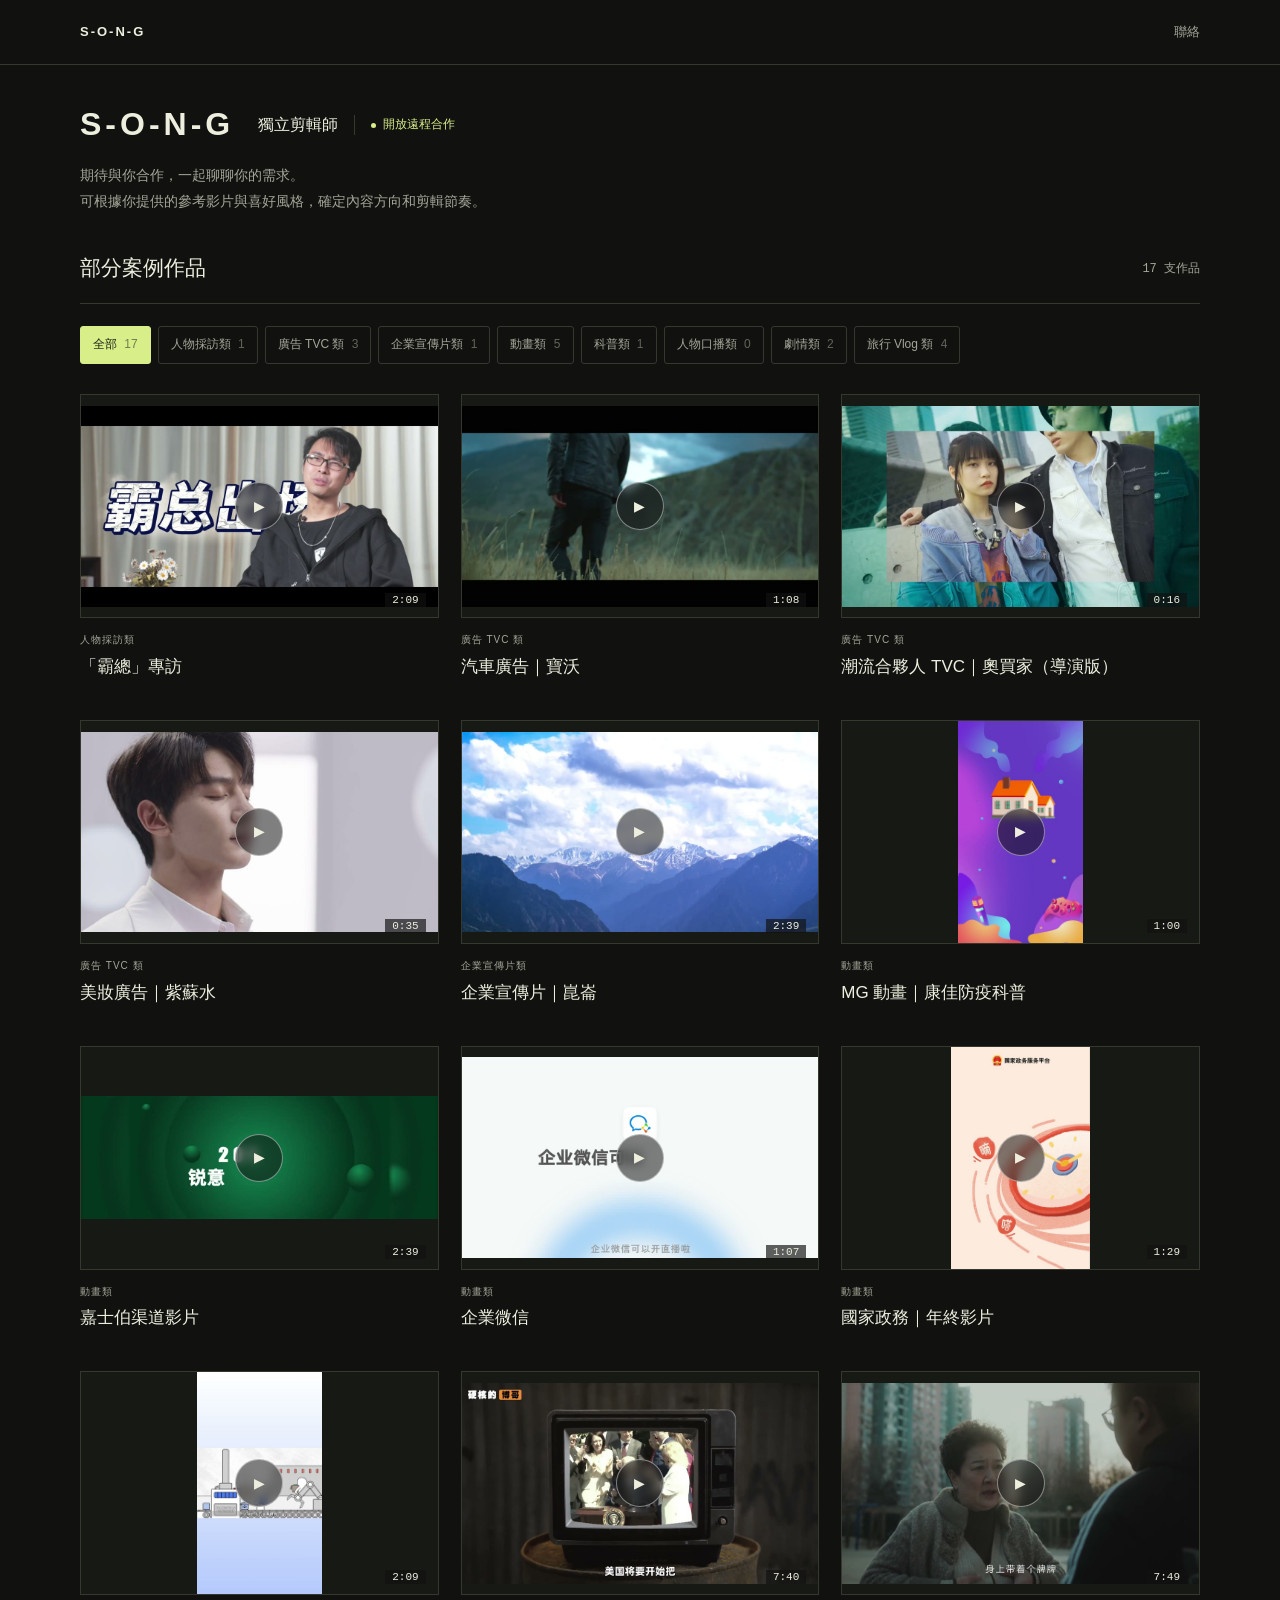
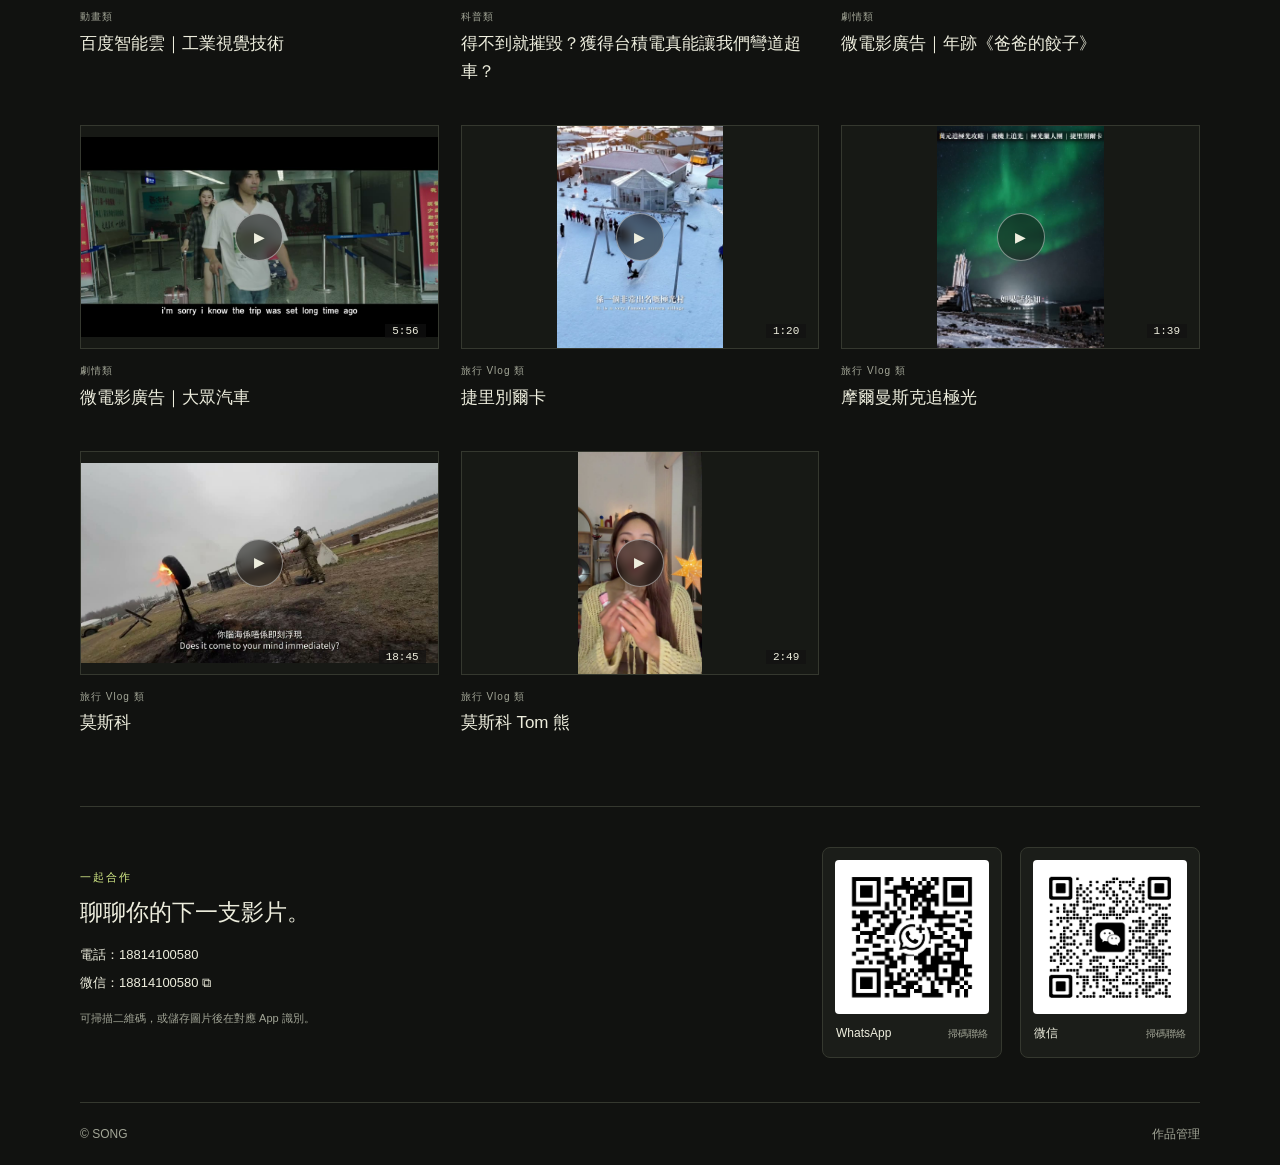
<file: index.html>
<!doctype html><html lang="zh-Hant"><head><meta charset="utf-8"><meta name="viewport" content="width=device-width,initial-scale=1"><meta name="description" content="SONG 獨立剪輯師作品案例：人物採訪、廣告 TVC、企業宣傳片、動畫、科普、人物口播、劇情、旅行 Vlog。"><meta name="theme-color" content="#111210"><title>SONG｜作品案例</title><link rel="stylesheet" href="./styles.css"></head><body><header><nav class="wrap"><a href="./" class="small-brand">S-O-N-G</a><div class="links"><a href="#contact">聯絡</a></div></nav></header>
<main id="public"><section class="hero wrap"><div class="hero-heading"><h1 id="headline">S-O-N-G</h1><div class="editor-role">獨立剪輯師 <span>開放遠程合作</span></div></div><p class="collaboration">期待與你合作，一起聊聊你的需求。<br>可根據你提供的參考影片與喜好風格，確定內容方向和剪輯節奏。</p></section><section id="works" class="wrap"><div class="section-head"><h2>部分案例作品</h2><span id="count" class="count">0 支作品</span></div><div id="filters" class="filters" role="group" aria-label="作品分類"></div><div class="grid" id="grid" aria-live="polite"></div></section><section id="contact" class="wrap contact"><div class="contact-details"><div class="contact-kicker">一起合作</div><h2>聊聊你的下一支影片。</h2><div class="contact-actions" id="contactActions"></div><p class="hint">可掃描二維碼，或儲存圖片後在對應 App 識別。</p></div><div class="qr-grid"><figure class="qr-card"><div class="qr-paper"><div class="qr-window whatsapp"><img src="./whatsapp-qr.png" alt="WhatsApp 聯絡二維碼" loading="lazy"></div></div><figcaption><strong>WhatsApp</strong><span>掃碼聯絡</span></figcaption></figure><figure class="qr-card"><div class="qr-paper"><div class="qr-window wechat"><img src="./wechat-qr.jpg" alt="微信 聯絡二維碼" loading="lazy"></div></div><figcaption><strong>微信</strong><span>掃碼聯絡</span></figcaption></figure></div></section></main>
<footer class="wrap"><span id="copyright">© SONG</span><a href="./manage.html">作品管理</a></footer><dialog id="playerDialog" aria-labelledby="playerTitle"><div class="dialog-bar"><h3 id="playerTitle"></h3><button class="close" id="closePlayer" aria-label="關閉影片">×</button></div><video id="player" controls playsinline webkit-playsinline preload="none"></video><p id="playerStatus" class="hint" role="status"></p><p id="playerDescription" class="hint"></p><p id="playError" class="hint danger" role="alert"></p><div class="player-actions"><button class="btn" id="shareWork">複製作品連結</button><a id="openVideo" class="btn" target="_blank" rel="noopener noreferrer">直接開啟影片 ↗</a></div></dialog><div id="toast" class="toast hidden" role="status"></div><script src="./app.js" defer></script></body></html>
</file>
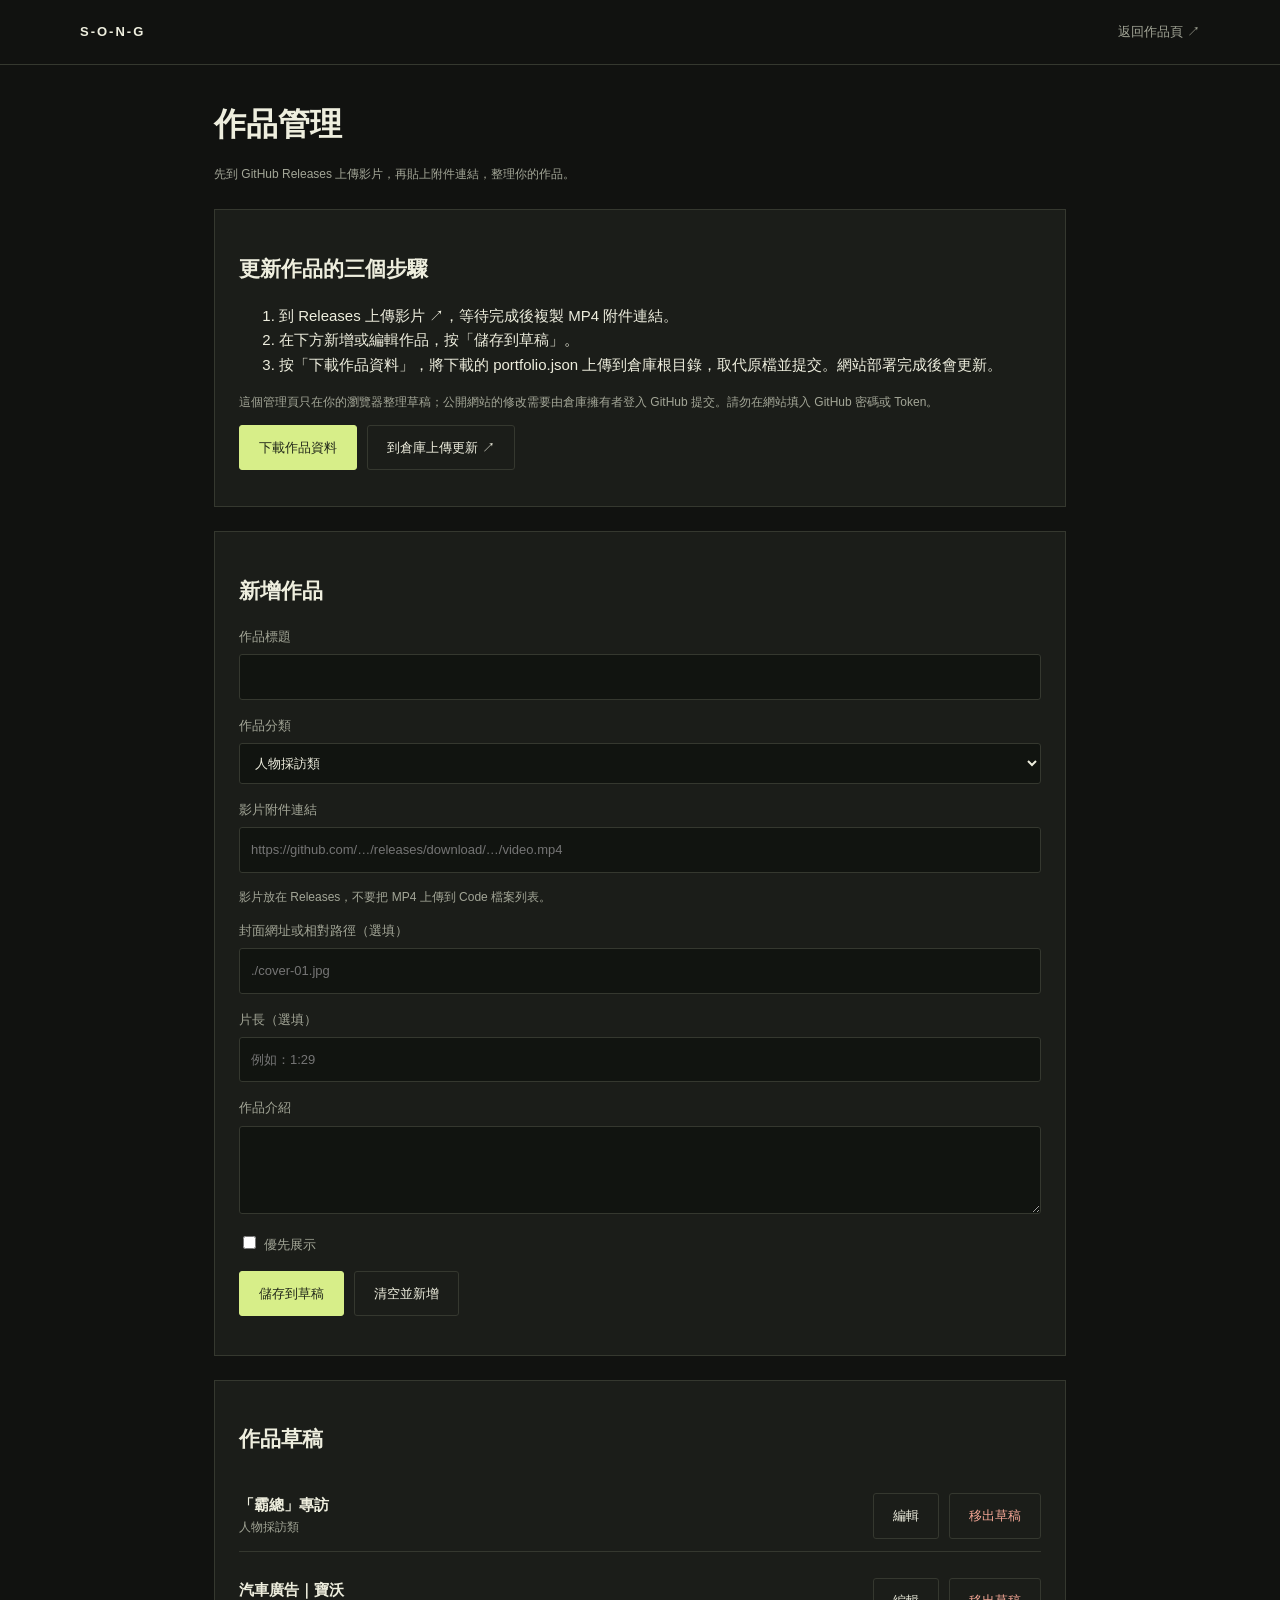
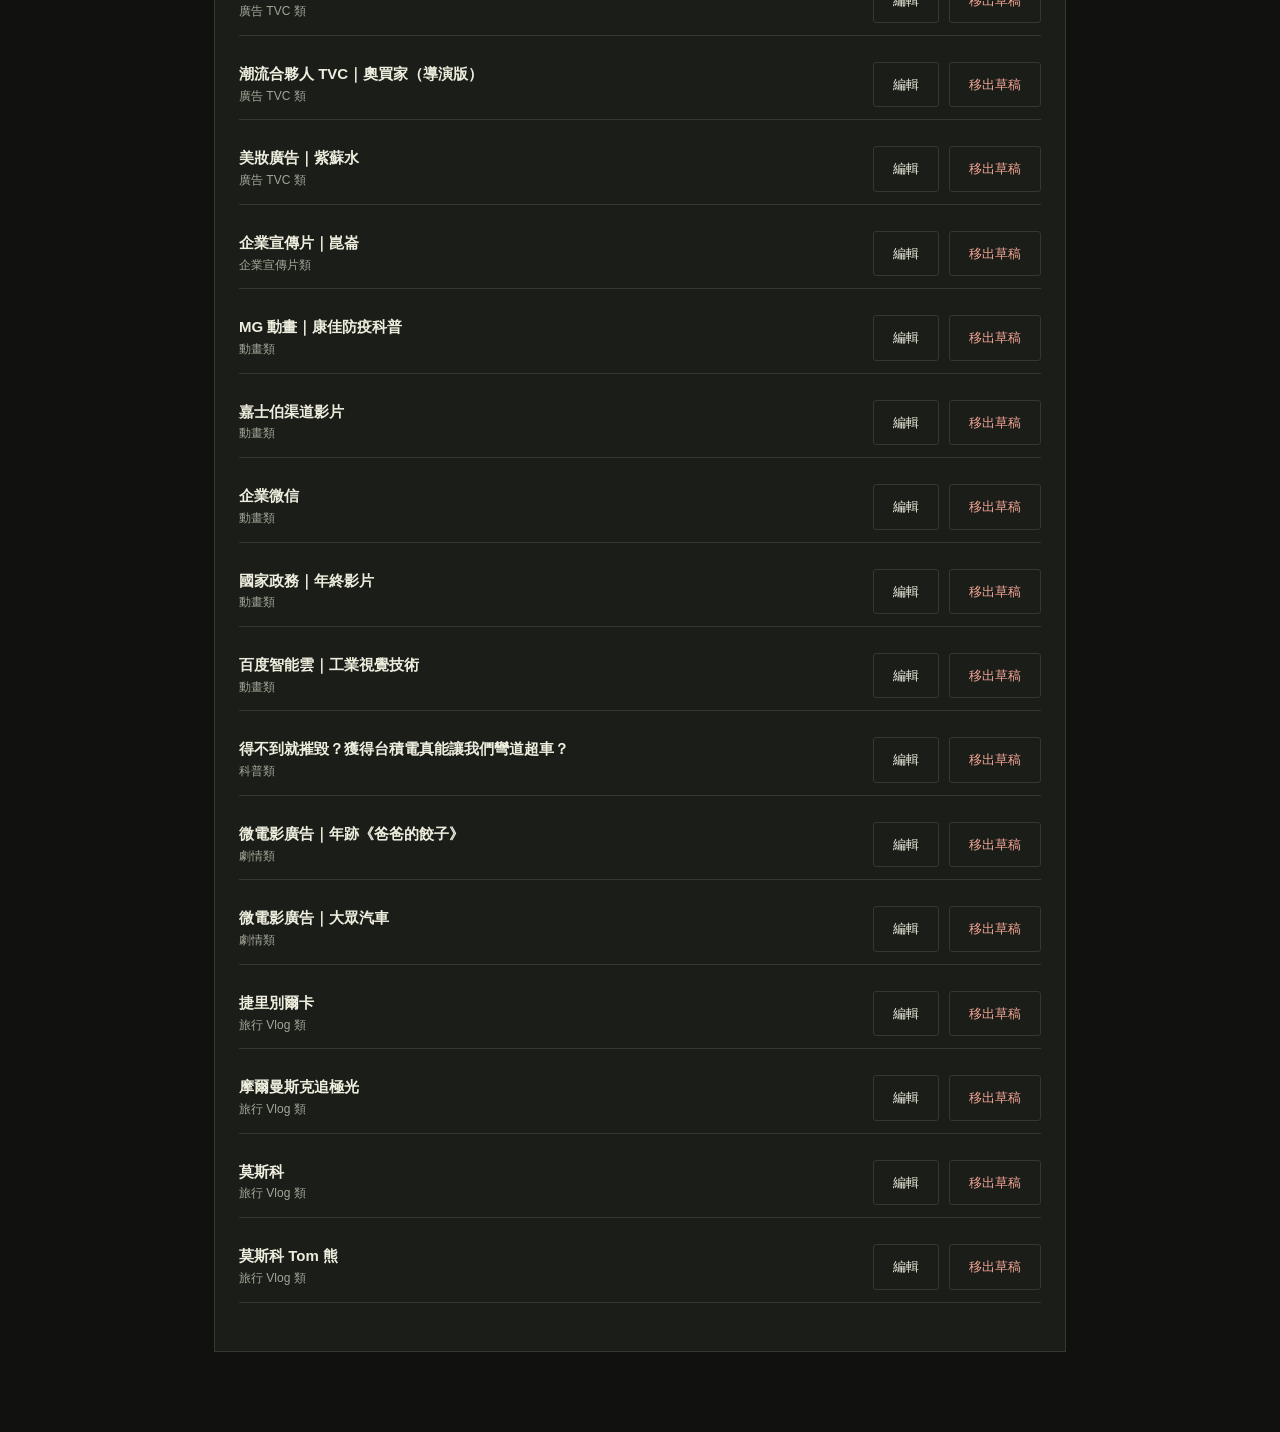
<file: manage.html>
<!doctype html><html lang="zh-Hant"><head><meta charset="utf-8"><meta name="viewport" content="width=device-width,initial-scale=1"><meta name="description" content="SONG 獨立剪輯師作品案例：人物採訪、廣告 TVC、企業宣傳片、動畫、科普、人物口播、劇情、旅行 Vlog。"><meta name="theme-color" content="#111210"><title>SONG｜作品管理</title><link rel="stylesheet" href="./styles.css"></head><body><header><nav class="wrap"><a href="./" class="small-brand">S-O-N-G</a><a href="./">返回作品頁 ↗</a></nav></header><main class="admin-shell"><h1>作品管理</h1><p class="hint">先到 GitHub Releases 上傳影片，再貼上附件連結，整理你的作品。</p><section class="manage-card"><h2>更新作品的三個步驟</h2><ol><li><a id="releaseLink" target="_blank" rel="noopener noreferrer">到 Releases 上傳影片 ↗</a>，等待完成後複製 MP4 附件連結。</li><li>在下方新增或編輯作品，按「儲存到草稿」。</li><li>按「下載作品資料」，將下載的 portfolio.json 上傳到倉庫根目錄，取代原檔並提交。網站部署完成後會更新。</li></ol><p class="hint">這個管理頁只在你的瀏覽器整理草稿；公開網站的修改需要由倉庫擁有者登入 GitHub 提交。請勿在網站填入 GitHub 密碼或 Token。</p><div class="manage-actions"><button class="btn primary" id="exportData">下載作品資料</button><a class="btn" id="repoLink" target="_blank" rel="noopener noreferrer">到倉庫上傳更新 ↗</a></div><p id="manageStatus" class="hint" role="status"></p></section><form id="workForm" class="manage-card"><h2 id="formHeading">新增作品</h2><input name="id" type="hidden"><label>作品標題<input name="title" maxlength="100" required></label><label>作品分類<select name="category" id="manageCategory"></select></label><label>影片附件連結<input name="videoUrl" type="url" maxlength="2048" placeholder="https://github.com/…/releases/download/…/video.mp4" required></label><p class="hint">影片放在 Releases，不要把 MP4 上傳到 Code 檔案列表。</p><label>封面網址或相對路徑（選填）<input name="cover" maxlength="2048" placeholder="./cover-01.jpg"></label><label>片長（選填）<input name="duration" maxlength="20" placeholder="例如：1:29"></label><label>作品介紹<textarea name="description" maxlength="600" rows="3"></textarea></label><label><input name="featured" type="checkbox">優先展示</label><div class="manage-actions"><button class="btn primary">儲存到草稿</button><button class="btn" type="button" id="newWork">清空並新增</button></div><p id="formError" class="danger" role="alert"></p></form><section class="manage-card"><h2>作品草稿</h2><div class="manage-list" id="manageList"></div></section></main><script src="./manage.js" defer></script></body></html>
</file>
<file: styles.css>
:root{--bg:#111210;--panel:#1b1d19;--line:#35382f;--text:#eeeede;--muted:#a3a697;--accent:#d7ee89}*{box-sizing:border-box}html{scroll-behavior:smooth;scroll-padding-top:90px}body{margin:0;background:var(--bg);color:var(--text);font:15px/1.65 -apple-system,BlinkMacSystemFont,"PingFang TC","Noto Sans TC",sans-serif}a{color:inherit;text-decoration:none}button,input,textarea,select{font:inherit}button,a,input,select,textarea{outline-offset:5px}button{cursor:pointer}button:disabled{cursor:wait;opacity:.55}.wrap{width:min(1280px,calc(100% - 96px));margin:auto}header{position:relative;z-index:2;border-bottom:1px solid var(--line)}nav{height:90px;display:flex;align-items:center;justify-content:space-between;gap:20px}.brand{font-size:25px;font-weight:800;letter-spacing:2px}.brand small{font-size:10px;font-weight:400;letter-spacing:2px;color:var(--muted);margin-left:12px}.links{display:flex;align-items:center;gap:30px;font-size:13px}.status{color:var(--accent);font-size:12px;white-space:nowrap}.status:before{content:'';display:inline-block;width:6px;height:6px;background:var(--accent);border-radius:100%;margin-right:8px}.hero{padding:72px 0 55px;position:relative}.eyebrow{font:11px/1.4 ui-monospace,monospace;letter-spacing:2px;color:var(--accent);text-transform:uppercase;display:flex;gap:14px;align-items:center}.eyebrow:before{content:'';width:35px;height:1px;background:var(--accent)}h1{font-weight:500;letter-spacing:-4px;font-size:clamp(48px,6.5vw,90px);line-height:1.16;margin:30px 0 22px;max-width:990px}h1 em{font-family:Georgia,serif;font-weight:400;color:var(--accent)}.hero-bottom{display:flex;justify-content:space-between;align-items:end;gap:30px}.intro{color:var(--muted);max-width:500px;margin:0;white-space:pre-line}.round-link{width:56px;height:56px;border:1px solid var(--line);border-radius:50%;display:grid;place-items:center;font-size:25px}.filmstrip{height:180px;display:grid;grid-template-columns:1.1fr 1.4fr .8fr;gap:8px;margin:0 auto 64px;overflow:hidden;border-top:1px solid var(--line);border-bottom:1px solid var(--line);padding:9px 0}.frame{position:relative;overflow:hidden;background:#23271e}.frame:before{content:'';position:absolute;inset:0;opacity:.7}.f1:before{background:linear-gradient(155deg,transparent 45%,#8b9371 45.5%,#252f24 48%,#344b31 65%,#141d18 65.5%),radial-gradient(ellipse at 20% 20%,#727a5d,transparent 70%)}.f2:before{background:linear-gradient(125deg,#383c2a 4%,#b3ab76 4.3%,#444833 5%,transparent 6%),linear-gradient(25deg,#111 10%,#4c523b 10.3%,#30372b 35%,#9a9871 35.3%,#50583e 36%,#252b21 70%)}.f3:before{background:radial-gradient(ellipse at 70% 40%,#888a5b 0%,#4f583e 15%,#1c2924 45%,#0e1816 70%)}.frame span{position:absolute;bottom:12px;left:16px;font:10px ui-monospace,monospace;letter-spacing:2px;color:#e0e3c7}.frame .art-label{top:12px;bottom:auto;color:#c2c7ae;font-size:9px}.section-head{display:flex;justify-content:space-between;align-items:end;border-bottom:1px solid var(--line);padding-bottom:25px;margin-bottom:25px}.section-head h2{font-size:30px;font-weight:500;margin:5px 0 0;letter-spacing:-1px}.kicker{font:10px ui-monospace,monospace;letter-spacing:2px;color:var(--muted)}.count{font:12px ui-monospace,monospace;color:var(--muted)}.filters{display:flex;gap:8px;flex-wrap:wrap;margin-bottom:30px}.filter{background:transparent;color:var(--muted);border:1px solid var(--line);border-radius:3px;padding:8px 16px;font-size:12px}.filter.active,.filter:hover{background:var(--accent);color:#202519;border-color:var(--accent)}.grid{display:grid;grid-template-columns:repeat(3,minmax(0,1fr));gap:35px 22px}.card{min-width:0}.thumb{width:100%;aspect-ratio:16/10;background:#23271e;border:1px solid var(--line);position:relative;overflow:hidden;padding:0;display:block;color:var(--text)}.thumb img{width:100%;height:100%;object-fit:cover;transition:transform .4s}.thumb:hover img{transform:scale(1.035)}.play{position:absolute;inset:0;display:grid;place-items:center}.play span{display:grid;place-items:center;width:48px;height:48px;border:1px solid #ffffff70;border-radius:50%;background:#1118;backdrop-filter:blur(5px);font-size:14px}.duration{position:absolute;right:12px;bottom:10px;background:#111a;padding:1px 7px;font:11px ui-monospace,monospace}.placeholder{position:absolute;inset:0;background:radial-gradient(ellipse at 25% 35%,#4c5739,transparent 65%),linear-gradient(140deg,#252a20,#141813);display:grid;place-items:center;color:#9eaa81;font:50px Georgia,serif}.card-top{display:flex;justify-content:space-between;align-items:center;margin-top:14px;color:var(--muted);font-size:10px;letter-spacing:1px}.card h3{font-size:19px;font-weight:500;margin:4px 0}.card p{font-size:12px;color:var(--muted);margin:5px 0;white-space:pre-line}.empty{border:1px dashed var(--line);padding:70px 25px;text-align:center;color:var(--muted);grid-column:1/-1}.empty strong{font-size:24px;color:var(--text);font-weight:400;display:block;margin:15px}.empty p{font-size:13px;margin:0}.empty-mark{font:48px Georgia;color:var(--accent)}.about{margin-top:90px;padding:55px 0;border-top:1px solid var(--line);display:grid;grid-template-columns:1fr 1.5fr;gap:70px}.about h2{font-size:35px;line-height:1.3;font-weight:400;margin:15px 0}.about p{color:var(--muted);white-space:pre-line;max-width:630px}.tags{display:flex;gap:9px;flex-wrap:wrap}.tags span{font-size:11px;border:1px solid var(--line);padding:5px 12px}.contact{border-top:1px solid var(--line);padding:48px 0 60px;display:flex;justify-content:space-between;gap:25px}.contact h2{font-size:38px;line-height:1.3;font-weight:400;margin:10px 0}.contact-actions{display:flex;gap:10px;align-items:center;flex-wrap:wrap}.btn{display:inline-flex;align-items:center;justify-content:center;gap:12px;border:1px solid var(--line);padding:11px 19px;background:transparent;color:var(--text);border-radius:3px;font-size:13px}.primary{background:var(--accent);border-color:var(--accent);color:#202619}footer{padding:22px 0;border-top:1px solid var(--line);font:10px ui-monospace,monospace;letter-spacing:1px;color:var(--muted);display:flex;justify-content:space-between;gap:20px}.admin-shell{max-width:900px;margin:40px auto 80px;padding:0 24px}.admin-shell h1{font-size:42px;letter-spacing:-1px}.panel{border:1px solid var(--line);background:var(--panel);padding:25px;margin-top:22px;border-radius:5px}label{display:block;font-size:13px;color:var(--muted);margin-bottom:15px}input,textarea,select{display:block;width:100%;background:#111410;color:var(--text);border:1px solid var(--line);border-radius:3px;padding:11px;margin-top:7px}input[type=checkbox]{display:inline;width:auto;margin-right:8px}.cols{display:grid;grid-template-columns:1fr 1fr;gap:18px}.hint{font-size:12px;color:var(--muted)}.admin-row{border-top:1px solid var(--line);padding:18px 0;display:flex;align-items:center;justify-content:space-between;gap:16px}.admin-row .btn{padding:6px 12px}.admin-row small{display:block;color:var(--muted)}progress{width:100%;accent-color:var(--accent);height:9px}.upload-zone{padding:22px;border:1px dashed #727d53;border-radius:3px;background:#d7ee8907}.upload-zone input{border:0;padding:0;background:transparent}.danger{color:#f4a695}dialog{border:1px solid var(--line);background:var(--bg);color:var(--text);width:min(1000px,95vw);padding:20px;max-height:92dvh}dialog::backdrop{background:#000d;backdrop-filter:blur(7px)}dialog video{width:100%;max-height:70dvh;background:#000;display:block}.dialog-bar{display:flex;justify-content:space-between;gap:20px;margin-bottom:15px}.dialog-bar h3{margin:0;font-weight:400}.close{background:transparent;border:0;color:var(--text);font-size:22px;padding:0 8px}.toast{position:fixed;bottom:25px;left:50%;transform:translateX(-50%);background:var(--accent);color:#182011;padding:13px 22px;border-radius:4px;z-index:10;width:max-content;max-width:90vw;font-size:13px}.hidden{display:none!important}.notice{background:#d7ee890c;border:1px solid var(--line);padding:13px;color:var(--muted);font-size:13px}.file-info{margin:8px 0;color:var(--accent);font-size:12px}@media(max-width:800px){.wrap{width:calc(100% - 40px)}nav{height:72px}.brand small,.status{display:none}.links{gap:18px;font-size:12px}.hero{padding:48px 0 35px}h1{letter-spacing:-2px}.hero-bottom{align-items:center}.filmstrip{height:130px;margin-bottom:45px}.grid{grid-template-columns:repeat(2,minmax(0,1fr))}.about{gap:25px;grid-template-columns:1fr;margin-top:60px;padding:35px 0}.contact{display:block}.contact-actions{margin-top:25px}}@media(max-width:480px){.grid{grid-template-columns:1fr}.filmstrip{grid-template-columns:1fr 1.2fr}.filmstrip .f3{display:none}.filter{padding:7px 10px}.cols{grid-template-columns:1fr;gap:0}.admin-shell{padding:0 18px}.panel{padding:18px}.contact h2{font-size:30px}.admin-row{align-items:flex-start;flex-direction:column}footer{font-size:9px}.intro{font-size:13px}h1{font-size:42px}.brand{font-size:21px}.links{gap:13px}}@media(prefers-reduced-motion:reduce){html{scroll-behavior:auto}*{transition:none!important}}

/* Simple portfolio layout */
.wrap{width:min(1120px,calc(100% - 80px))}nav{height:64px;font-size:13px;color:var(--muted)}.hero{padding:55px 0 48px}h1{font-size:clamp(80px,13vw,150px);line-height:1;font-weight:700;letter-spacing:-6px;margin:0}.section-head{padding-bottom:18px;margin-bottom:22px;align-items:center}.section-head h2{font-size:24px;margin:0;letter-spacing:0}.filters{gap:9px;margin-bottom:30px}.filter{padding:9px 16px;font-size:13px}.empty{padding:50px 20px;border-style:solid;min-height:150px;display:flex;flex-direction:column;align-items:center;justify-content:center}.contact{margin-top:60px;padding:27px 0 35px;align-items:center}.contact h2{font-size:18px;margin:0}.contact-actions{gap:24px;font-size:14px}.contact-copy{padding:0;background:none;border:0;color:var(--text);font:inherit}.contact-copy:hover,.contact-actions a:hover{color:var(--accent)}footer{font:12px/1.5 -apple-system,BlinkMacSystemFont,sans-serif;letter-spacing:0}.admin-shell h1{font-size:42px;letter-spacing:-1px;line-height:1.2;margin:25px 0}.card h3{font-size:17px}.admin-shell h2{font-size:21px}@media(max-width:600px){.wrap{width:calc(100% - 36px)}nav{height:55px}.hero{padding:42px 0 35px}h1{font-size:88px;letter-spacing:-4px}.section-head h2{font-size:22px}.filter{font-size:12px;padding:8px 11px}.contact{margin-top:40px;display:block}.contact-actions{margin-top:15px;display:flex;flex-direction:column;align-items:flex-start;gap:10px}.empty{min-height:145px}}

/* Compact introduction and contact cards */
.small-brand{font-size:13px;font-weight:650;letter-spacing:2px;color:var(--text)}.hero{padding:39px 0 36px}.hero-heading{display:flex;align-items:center;gap:24px;flex-wrap:wrap}h1{font-size:32px!important;font-weight:650;line-height:1.3;letter-spacing:4px!important;margin:0}.editor-role{display:flex;align-items:center;gap:16px;font-size:16px;color:var(--text)}.editor-role span{font-size:12px;color:var(--accent);border-left:1px solid var(--line);padding-left:16px}.editor-role span:before{content:'';display:inline-block;width:5px;height:5px;border-radius:50%;background:var(--accent);margin-right:7px}.collaboration{font-size:14px;line-height:1.9;max-width:760px;color:var(--muted);margin:16px 0 0}.section-head h2{font-size:21px}.contact{display:grid;grid-template-columns:minmax(0,1fr) auto;gap:40px;align-items:center;margin-top:65px;padding:40px 0 44px}.contact h2{font-size:23px;line-height:1.5;margin:9px 0 15px}.contact-kicker{font-size:11px;letter-spacing:2px;color:var(--accent)}.contact-actions{display:flex;flex-direction:column;align-items:flex-start;gap:6px;font-size:13px;margin-top:0}.contact-details>.hint{max-width:290px;font-size:11px;margin-top:16px}.qr-grid{display:grid;grid-template-columns:repeat(2,180px);gap:18px}.qr-card{margin:0;padding:12px;background:var(--panel);border:1px solid var(--line);border-radius:8px}.qr-paper{padding:10px;background:white;border-radius:4px}.qr-window{position:relative;width:100%;aspect-ratio:1;overflow:hidden;background:white}.qr-window img{position:absolute;height:auto;max-width:none}.qr-window.whatsapp img{width:220.879%;left:-60.439%;top:-152.381%}.qr-window.wechat img{width:133.735%;left:-16.867%;top:-42.169%}.qr-card figcaption{padding:10px 1px 1px;display:flex;align-items:center;justify-content:space-between;gap:5px}.qr-card strong{font-size:12px;font-weight:500}.qr-card figcaption span{font-size:10px;color:var(--muted)}.thumb{aspect-ratio:16/10}.thumb img{object-fit:contain;background:#171915}.filters{gap:7px}.filter{padding:8px 12px;font-size:12px}.admin-shell h1{font-size:32px!important;letter-spacing:0!important;margin:22px 0}@media(max-width:760px){.contact{grid-template-columns:1fr;gap:25px}.qr-grid{grid-template-columns:repeat(2,minmax(0,180px));gap:14px}.hero-heading{gap:8px;align-items:flex-start;flex-direction:column}.editor-role{font-size:14px}.hero{padding:30px 0}.collaboration{font-size:13px}.contact h2{font-size:21px}.qr-card{padding:10px}.qr-paper{padding:8px}}@media(max-width:380px){.qr-grid{gap:9px}.qr-card{padding:8px}.qr-card figcaption{display:block}.qr-card figcaption span{display:block}}
.link-preview{border:1px solid var(--line);border-radius:12px;padding:16px;margin:16px 0}.source-actions{display:flex;gap:10px;flex-wrap:wrap;align-items:center}.admin-row>div{min-width:0;overflow-wrap:anywhere}#embedPlayer{width:100%;aspect-ratio:16/9;border:0;background:#000}#player{max-height:70vh}.link-note{margin-top:8px}.panel input[type=url]{width:100%}@media(max-width:640px){.admin-row{align-items:flex-start;flex-direction:column;gap:12px}.admin-row>div:last-child{flex-wrap:wrap}.source-actions .btn{width:100%}}

#player{display:block;width:100%;max-height:72vh;background:#000}.player-actions{display:flex;gap:10px;flex-wrap:wrap;margin:16px 0}.player-actions a{overflow-wrap:anywhere}.card .pending{font-size:12px}.manage-card{border:1px solid var(--line);padding:24px;margin:24px 0;background:var(--panel)}.manage-actions{display:flex;gap:10px;flex-wrap:wrap}.manage-list{display:grid;gap:14px;margin:24px 0}.manage-row{border-bottom:1px solid var(--line);padding:12px 0;display:flex;justify-content:space-between;gap:18px}.manage-row div{min-width:0;overflow-wrap:anywhere}button:focus-visible,a:focus-visible{outline:2px solid var(--accent);outline-offset:4px}@media(max-width:640px){.manage-row{flex-direction:column}.manage-actions .btn{width:100%}}
</file>
